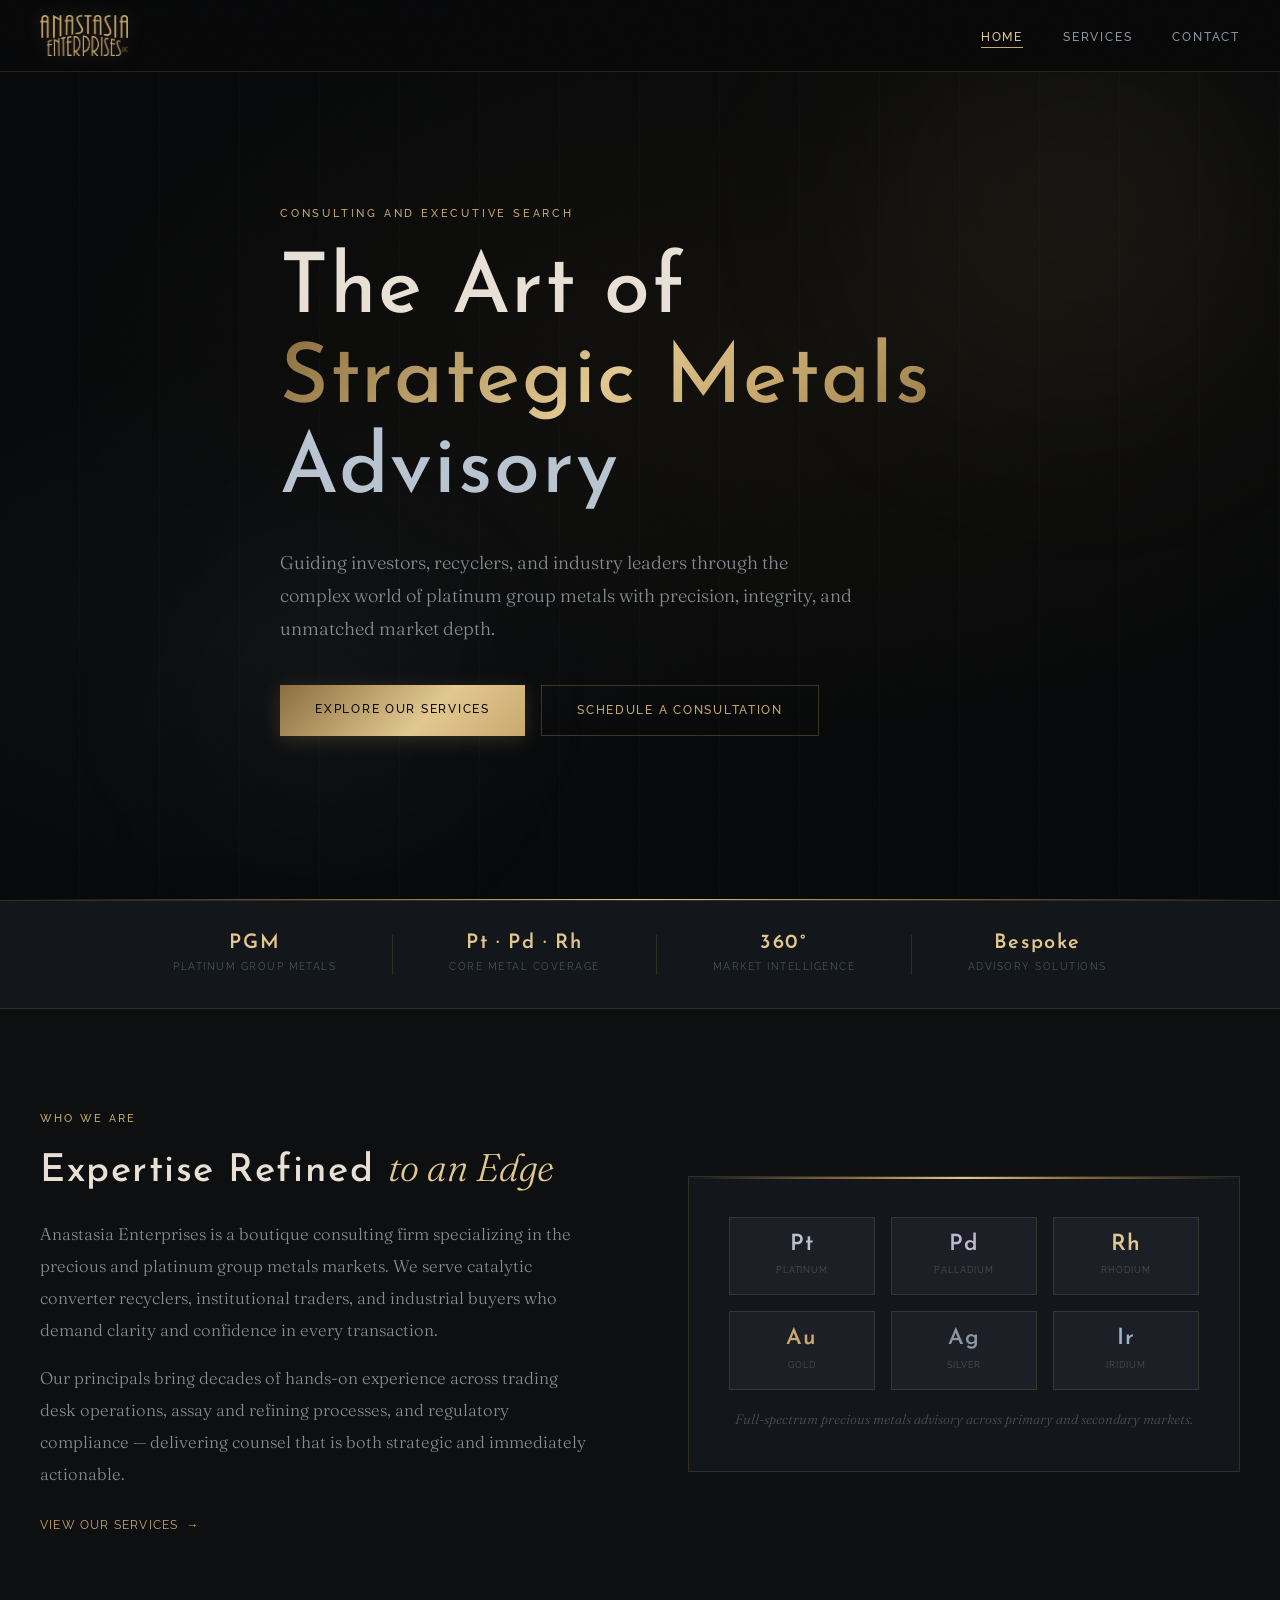
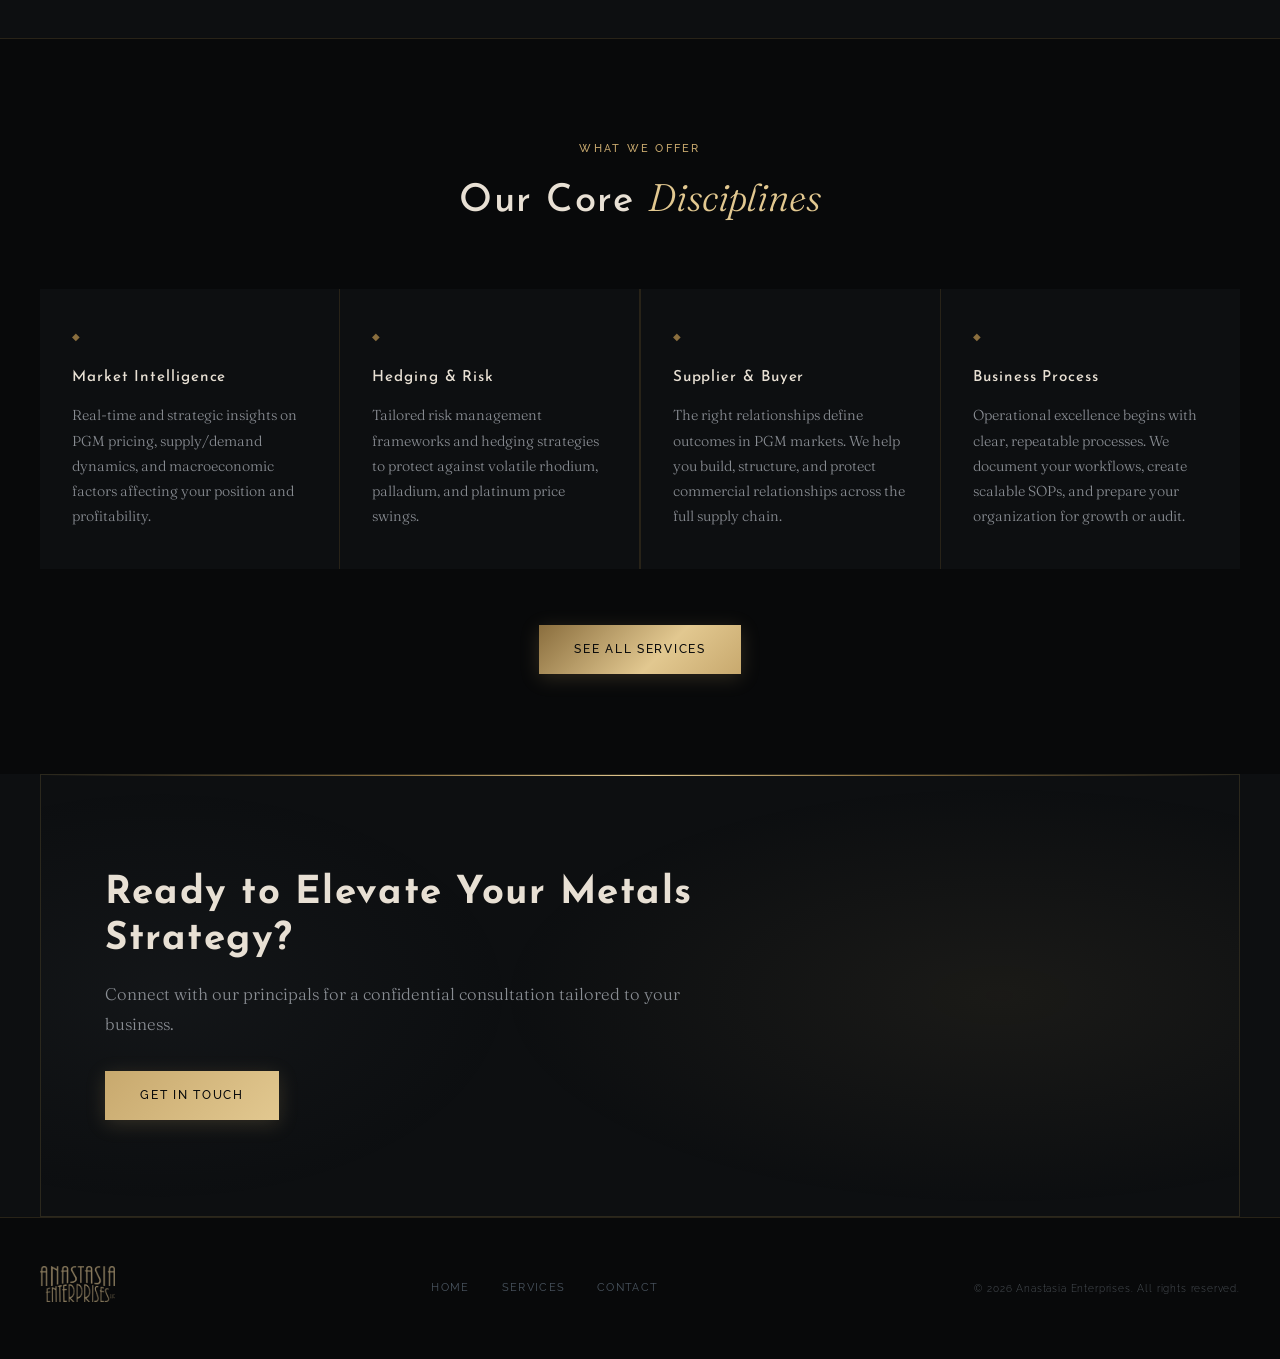
<file: index.html>
<!DOCTYPE html>
<html lang="en">
<head>
  <meta charset="UTF-8" />
  <meta name="viewport" content="width=device-width, initial-scale=1.0" />
  <title>Anastasia Enterprises | Consulting and Executive Search</title>
  <link rel="icon" href="/favicon.ico" type="image/x-icon">
  <link rel="icon" type="image/png" sizes="32x32" href="/favicon-32x32.png">
  <link rel="icon" type="image/png" sizes="16x16" href="/favicon-16x16.png">
  <link rel="apple-touch-icon" sizes="180x180" href="/apple-touch-icon.png">
  <link rel="icon" type="image/png" sizes="192x192" href="/android-chrome-192x192.png">
  <link rel="manifest" href="/site.webmanifest">
  <link rel="stylesheet" href="styles.css" />
  <link rel="preconnect" href="https://fonts.googleapis.com">
  <link rel="preconnect" href="https://fonts.gstatic.com" crossorigin>
  <link href="https://fonts.googleapis.com/css2?family=Fraunces:ital,opsz,wght@0,9..144,300;0,9..144,400;0,9..144,500;1,9..144,300;1,9..144,400&family=Josefin+Sans:wght@700&family=Raleway:wght@300;400;500&display=swap" rel="stylesheet">
</head>
<body class="page-home">

  <!-- Grain overlay -->
  <div class="grain"></div>

  <!-- Navigation -->
  <nav class="nav">
    <div class="nav-inner">
      <a href="index.html" class="nav-logo">
        <img src="logo.png" alt="Anastasia Enterprises" />
      </a>
      <ul class="nav-links">
        <li><a href="index.html" class="active">Home</a></li>
        <li><a href="services.html">Services</a></li>
        <li><a href="contact.html">Contact</a></li>
      </ul>
    </div>
  </nav>

  <!-- Hero -->
  <section class="hero">
    <div class="hero-bg">
      <div class="hero-orb hero-orb-1"></div>
      <div class="hero-orb hero-orb-2"></div>
      <div class="hero-lines"></div>
    </div>
    <div class="hero-content">
      <span class="hero-eyebrow">Consulting and Executive Search</span>
      <h1 class="hero-title">
        <span class="line-1">The Art of</span>
        <span class="line-2 gold-text">Strategic Metals</span>
        <span class="line-3">Advisory</span>
      </h1>
      <p class="hero-sub">Guiding investors, recyclers, and industry leaders through the complex world of platinum group metals with precision, integrity, and unmatched market depth.</p>
      <div class="hero-actions">
        <a href="services.html" class="btn-primary">Explore Our Services</a>
        <a href="contact.html" class="btn-ghost">Schedule a Consultation</a>
      </div>
    </div>
    <div class="hero-metal-bar"></div>
  </section>

  <!-- Stats Bar -->
  <section class="stats-bar">
    <div class="stats-inner">
      <div class="stat">
        <span class="stat-num">PGM</span>
        <span class="stat-label">Platinum Group Metals</span>
      </div>
      <div class="stat-divider"></div>
      <div class="stat">
        <span class="stat-num">Pt · Pd · Rh</span>
        <span class="stat-label">Core Metal Coverage</span>
      </div>
      <div class="stat-divider"></div>
      <div class="stat">
        <span class="stat-num">360°</span>
        <span class="stat-label">Market Intelligence</span>
      </div>
      <div class="stat-divider"></div>
      <div class="stat">
        <span class="stat-num">Bespoke</span>
        <span class="stat-label">Advisory Solutions</span>
      </div>
    </div>
  </section>

  <!-- About Strip -->
  <section class="about-strip">
    <div class="about-inner">
      <div class="about-text">
        <span class="section-label">Who We Are</span>
        <h2 class="section-title">Expertise Refined <em>to an Edge</em></h2>
        <p>Anastasia Enterprises is a boutique consulting firm specializing in the precious and platinum group metals markets. We serve catalytic converter recyclers, institutional traders, and industrial buyers who demand clarity and confidence in every transaction.</p>
        <p>Our principals bring decades of hands-on experience across trading desk operations, assay and refining processes, and regulatory compliance — delivering counsel that is both strategic and immediately actionable.</p>
        <a href="services.html" class="text-link">View our services <span>&#8594;</span></a>
      </div>
      <div class="about-visual">
        <div class="about-card">
          <div class="about-card-accent"></div>
          <div class="about-card-inner">
            <div class="metal-row">
              <div class="metal-chip pt">
                <span class="metal-symbol">Pt</span>
                <span class="metal-name">Platinum</span>
              </div>
              <div class="metal-chip pd">
                <span class="metal-symbol">Pd</span>
                <span class="metal-name">Palladium</span>
              </div>
              <div class="metal-chip rh">
                <span class="metal-symbol">Rh</span>
                <span class="metal-name">Rhodium</span>
              </div>
            </div>
            <div class="metal-row">
              <div class="metal-chip au">
                <span class="metal-symbol">Au</span>
                <span class="metal-name">Gold</span>
              </div>
              <div class="metal-chip ag">
                <span class="metal-symbol">Ag</span>
                <span class="metal-name">Silver</span>
              </div>
              <div class="metal-chip ir">
                <span class="metal-symbol">Ir</span>
                <span class="metal-name">Iridium</span>
              </div>
            </div>
            <p class="card-caption">Full-spectrum precious metals advisory across primary and secondary markets.</p>
          </div>
        </div>
      </div>
    </div>
  </section>

  <!-- Services Preview -->
  <section class="services-preview">
    <div class="services-preview-inner">
      <div class="section-header-centered">
        <span class="section-label">What We Offer</span>
        <h2 class="section-title">Our Core <em>Disciplines</em></h2>
      </div>
      <div class="preview-grid">
        <div class="preview-card" style="--delay:0s">
          <div class="preview-icon">&#9670;</div>
          <h3>Market Intelligence</h3>
          <p>Real-time and strategic insights on PGM pricing, supply/demand dynamics, and macroeconomic factors affecting your position and profitability.</p>
        </div>
        <div class="preview-card" style="--delay:.1s">
          <div class="preview-icon">&#9670;</div>
          <h3>Hedging &amp; Risk</h3>
          <p>Tailored risk management frameworks and hedging strategies to protect against volatile rhodium, palladium, and platinum price swings.</p>
        </div>
        <div class="preview-card" style="--delay:.2s">
          <div class="preview-icon">&#9670;</div>
          <h3>Supplier &amp; Buyer</h3>
          <p>The right relationships define outcomes in PGM markets. We help you build, structure, and protect commercial relationships across the full supply chain.</p>
        </div>
        <div class="preview-card" style="--delay:.3s">
          <div class="preview-icon">&#9670;</div>
          <h3>Business Process</h3>
          <p>Operational excellence begins with clear, repeatable processes. We document your workflows, create scalable SOPs, and prepare your organization for growth or audit.</p>
        </div>
      </div>
      <div class="services-cta">
        <a href="services.html" class="btn-primary">See All Services</a>
      </div>
    </div>
  </section>

  <!-- CTA Banner -->
  <section class="cta-banner">
    <div class="cta-banner-inner">
      <div class="cta-banner-bg"></div>
      <div class="cta-content">
        <h2>Ready to Elevate Your Metals Strategy?</h2>
        <p>Connect with our principals for a confidential consultation tailored to your business.</p>
        <a href="contact.html" class="btn-primary btn-light">Get In Touch</a>
      </div>
    </div>
  </section>

  <!-- Footer -->
  <footer class="footer">
    <div class="footer-inner">
      <div class="footer-logo">
        <img src="logo.png" alt="Anastasia Enterprises" />
      </div>
      <div class="footer-links">
        <a href="index.html">Home</a>
        <a href="services.html">Services</a>
        <a href="contact.html">Contact</a>
      </div>
      <p class="footer-copy">&copy; 2026 Anastasia Enterprises. All rights reserved.</p>
    </div>
  </footer>

  <script src="main.js"></script>
</body>
</html>
</file>
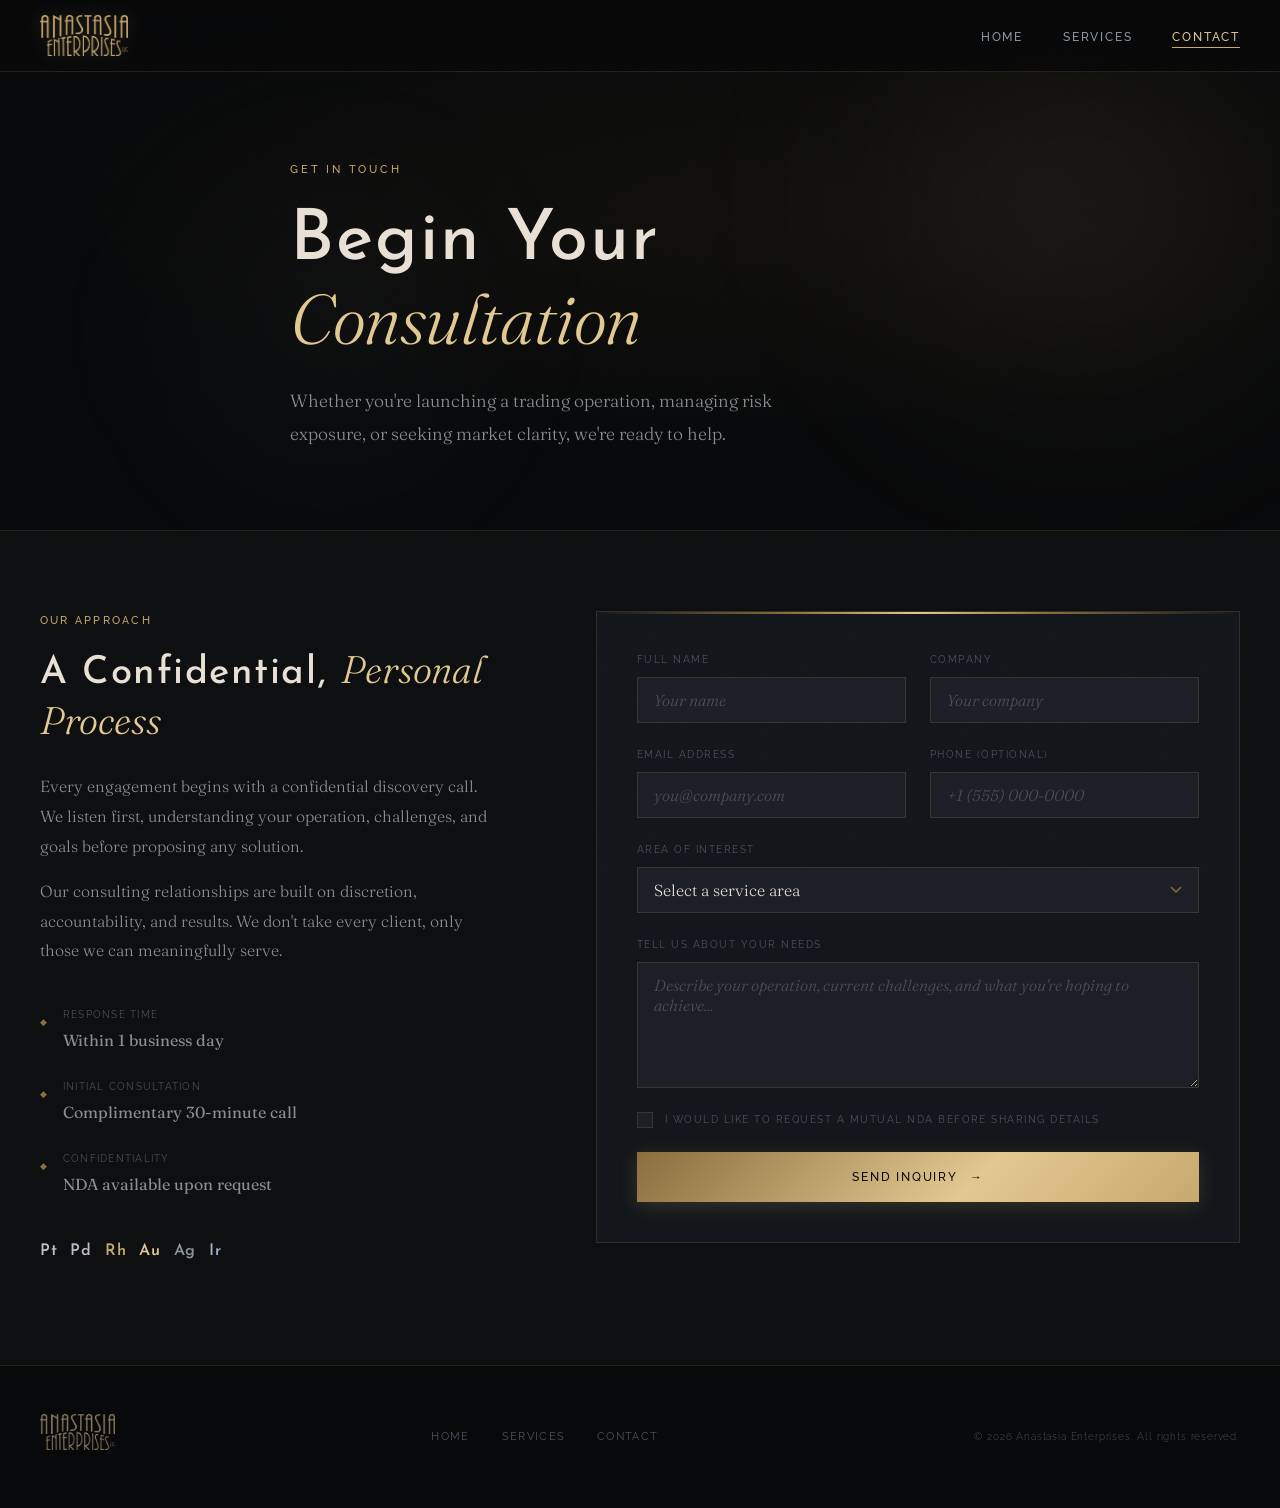
<file: contact.html>
<!DOCTYPE html>
<html lang="en">
<head>
  <meta charset="UTF-8" />
  <meta name="viewport" content="width=device-width, initial-scale=1.0" />
  <title>Contact | Anastasia Enterprises</title>
  <link rel="icon" href="/favicon.ico" type="image/x-icon">
  <link rel="icon" type="image/png" sizes="32x32" href="/favicon-32x32.png">
  <link rel="icon" type="image/png" sizes="16x16" href="/favicon-16x16.png">
  <link rel="apple-touch-icon" sizes="180x180" href="/apple-touch-icon.png">
  <link rel="icon" type="image/png" sizes="192x192" href="/android-chrome-192x192.png">
  <link rel="stylesheet" href="styles.css" />
  <link rel="preconnect" href="https://fonts.googleapis.com">
  <link rel="preconnect" href="https://fonts.gstatic.com" crossorigin>
  <link href="https://fonts.googleapis.com/css2?family=Fraunces:ital,opsz,wght@0,9..144,300;0,9..144,400;0,9..144,500;1,9..144,300;1,9..144,400&family=Josefin+Sans:wght@700&family=Raleway:wght@300;400;500&display=swap" rel="stylesheet">
</head>
<body class="page-contact">

  <div class="grain"></div>

  <!-- Navigation -->
  <nav class="nav">
    <div class="nav-inner">
      <a href="index.html" class="nav-logo">
        <img src="logo.png" alt="Anastasia Enterprises" />
      </a>
      <ul class="nav-links">
        <li><a href="index.html">Home</a></li>
        <li><a href="services.html">Services</a></li>
        <li><a href="contact.html" class="active">Contact</a></li>
      </ul>
    </div>
  </nav>

  <!-- Page Header -->
  <section class="page-header">
    <div class="page-header-bg">
      <div class="hero-orb hero-orb-1"></div>
      <div class="hero-orb hero-orb-2"></div>
    </div>
    <div class="page-header-content">
      <span class="hero-eyebrow">Get In Touch</span>
      <h1 class="page-title">Begin Your <em>Consultation</em></h1>
      <p class="page-subtitle">Whether you're launching a trading operation, managing risk exposure, or seeking market clarity, we're ready to help.</p>
    </div>
  </section>

  <!-- Contact Section -->
  <section class="contact-section">
    <div class="contact-inner">

      <div class="contact-info">
        <span class="section-label">Our Approach</span>
        <h2 class="section-title">A Confidential, <em>Personal Process</em></h2>
        <p>Every engagement begins with a confidential discovery call. We listen first, understanding your operation, challenges, and goals before proposing any solution.</p>
        <p>Our consulting relationships are built on discretion, accountability, and results. We don't take every client, only those we can meaningfully serve.</p>

        <div class="contact-details">
          <div class="contact-detail-item">
            <span class="contact-detail-icon">&#9670;</span>
            <div>
              <span class="contact-detail-label">Response Time</span>
              <span class="contact-detail-value">Within 1 business day</span>
            </div>
          </div>
          <div class="contact-detail-item">
            <span class="contact-detail-icon">&#9670;</span>
            <div>
              <span class="contact-detail-label">Initial Consultation</span>
              <span class="contact-detail-value">Complimentary 30-minute call</span>
            </div>
          </div>
          <div class="contact-detail-item">
            <span class="contact-detail-icon">&#9670;</span>
            <div>
              <span class="contact-detail-label">Confidentiality</span>
              <span class="contact-detail-value">NDA available upon request</span>
            </div>
          </div>
        </div>

        <div class="contact-metals-strip">
          <span class="metal-label">Pt</span>
          <span class="metal-label">Pd</span>
          <span class="metal-label">Rh</span>
          <span class="metal-label">Au</span>
          <span class="metal-label">Ag</span>
          <span class="metal-label">Ir</span>
        </div>
      </div>

      <div class="contact-form-wrap">
        <form
          id="contact-form"
          action="https://formspree.io/f/xbdzaedp"
          method="POST"
          class="contact-form"
        >
          <div class="form-row">
            <div class="form-group">
              <label for="name">Full Name</label>
              <input type="text" id="name" name="name" placeholder="Your name" required />
            </div>
            <div class="form-group">
              <label for="company">Company</label>
              <input type="text" id="company" name="company" placeholder="Your company" />
            </div>
          </div>

          <div class="form-row">
            <div class="form-group">
              <label for="email">Email Address</label>
              <input type="email" id="email" name="email" placeholder="you@company.com" required />
            </div>
            <div class="form-group">
              <label for="phone">Phone (Optional)</label>
              <input type="tel" id="phone" name="phone" placeholder="+1 (555) 000-0000" />
            </div>
          </div>

          <div class="form-group">
            <label for="service">Area of Interest</label>
            <select id="service" name="service">
              <option value="" disabled selected>Select a service area</option>
              <option value="market-intelligence">Market Intelligence &amp; Price Analysis</option>
              <option value="hedging">Hedging &amp; Risk Management</option>
              <option value="supplier-relations">Supplier &amp; Buyer Relationship Management</option>
              <option value="business-process">Business Process Documentation</option>
              <option value="general">General Inquiry</option>
            </select>
          </div>

          <div class="form-group">
            <label for="message">Tell Us About Your Needs</label>
            <textarea id="message" name="message" rows="5" placeholder="Describe your operation, current challenges, and what you're hoping to achieve..." required></textarea>
          </div>

          <div class="form-group form-check">
            <input type="checkbox" id="nda" name="nda_requested" value="yes" />
            <label for="nda" class="check-label">I would like to request a mutual NDA before sharing details</label>
          </div>

          <!-- Honeypot for spam -->
          <input type="text" name="_gotcha" style="display:none" />
          <input type="hidden" name="_subject" value="New Inquiry from Anastasia Enterprises Website" />

          <button type="submit" class="btn-primary btn-submit">
            <span class="btn-text">Send Inquiry</span>
            <span class="btn-arrow">&#8594;</span>
          </button>

          <div id="form-success" class="form-success" style="display:none">
            <span class="success-icon">&#10003;</span>
            <p>Thank you. Your inquiry has been received. We will be in touch within one business day.</p>
          </div>
          <div id="form-error" class="form-error" style="display:none">
            <p>Something went wrong. Please try again or reach out directly.</p>
          </div>
        </form>
      </div>

    </div>
  </section>

  <!-- Footer -->
  <footer class="footer">
    <div class="footer-inner">
      <div class="footer-logo">
        <img src="logo.png" alt="Anastasia Enterprises" />
      </div>
      <div class="footer-links">
        <a href="index.html">Home</a>
        <a href="services.html">Services</a>
        <a href="contact.html">Contact</a>
      </div>
      <p class="footer-copy">&copy; 2026 Anastasia Enterprises. All rights reserved.</p>
    </div>
  </footer>

  <script src="main.js"></script>
</body>
</html>
</file>
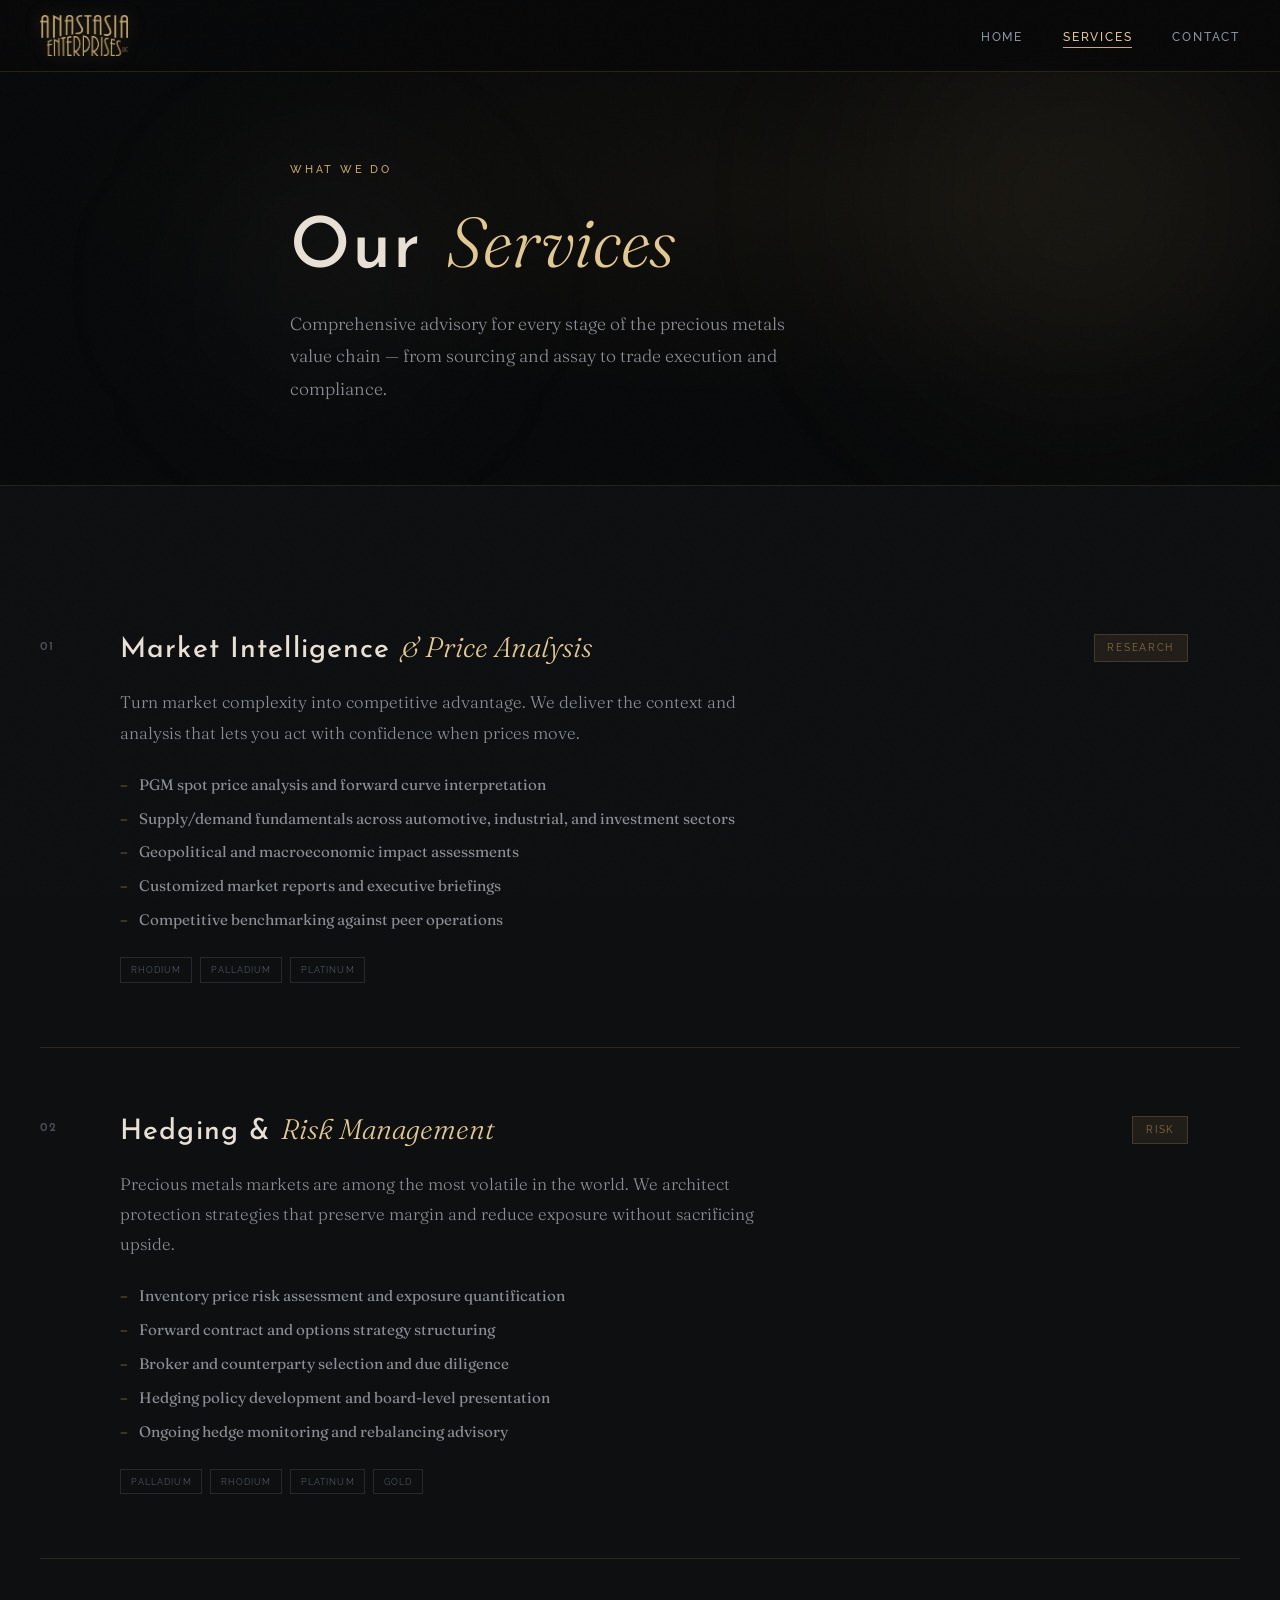
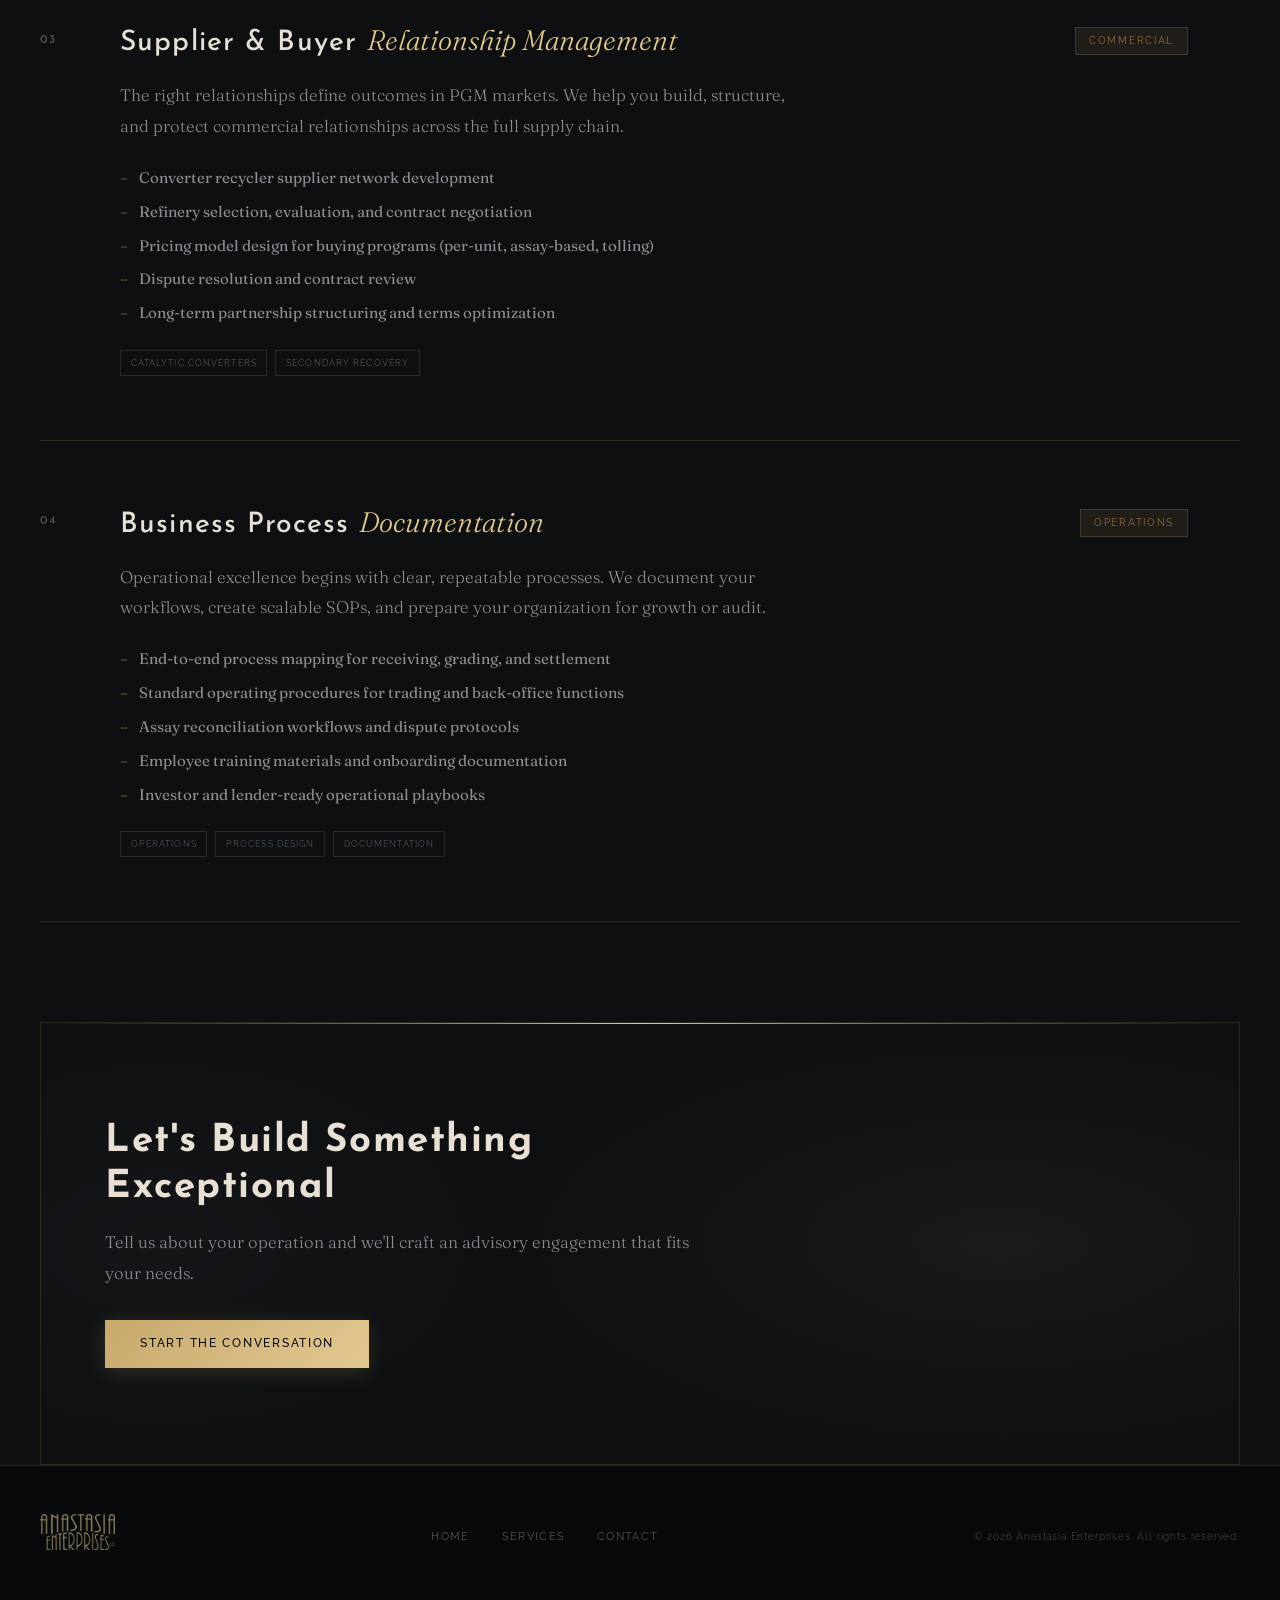
<file: services.html>
<!DOCTYPE html>
<html lang="en">
<head>
  <meta charset="UTF-8" />
  <meta name="viewport" content="width=device-width, initial-scale=1.0" />
  <title>Services | Anastasia Enterprises</title>
  <link rel="icon" href="/favicon.ico" type="image/x-icon">
  <link rel="icon" type="image/png" sizes="32x32" href="/favicon-32x32.png">
  <link rel="icon" type="image/png" sizes="16x16" href="/favicon-16x16.png">
  <link rel="apple-touch-icon" sizes="180x180" href="/apple-touch-icon.png">
  <link rel="icon" type="image/png" sizes="192x192" href="/android-chrome-192x192.png">
  <link rel="stylesheet" href="styles.css" />
  <link rel="preconnect" href="https://fonts.googleapis.com">
  <link rel="preconnect" href="https://fonts.gstatic.com" crossorigin>
  <link href="https://fonts.googleapis.com/css2?family=Fraunces:ital,opsz,wght@0,9..144,300;0,9..144,400;0,9..144,500;1,9..144,300;1,9..144,400&family=Josefin+Sans:wght@700&family=Raleway:wght@300;400;500&display=swap" rel="stylesheet">
</head>
<body class="page-services">

  <div class="grain"></div>

  <!-- Navigation -->
  <nav class="nav">
    <div class="nav-inner">
      <a href="index.html" class="nav-logo">
        <img src="logo.png" alt="Anastasia Enterprises" />
      </a>
      <ul class="nav-links">
        <li><a href="index.html">Home</a></li>
        <li><a href="services.html" class="active">Services</a></li>
        <li><a href="contact.html">Contact</a></li>
      </ul>
    </div>
  </nav>

  <!-- Page Header -->
  <section class="page-header">
    <div class="page-header-bg">
      <div class="hero-orb hero-orb-1"></div>
      <div class="hero-orb hero-orb-2"></div>
    </div>
    <div class="page-header-content">
      <span class="hero-eyebrow">What We Do</span>
      <h1 class="page-title">Our <em>Services</em></h1>
      <p class="page-subtitle">Comprehensive advisory for every stage of the precious metals value chain — from sourcing and assay to trade execution and compliance.</p>
    </div>
  </section>

  <!-- Services List -->
  <section class="services-full">
    <div class="services-full-inner">

      <div class="service-block" id="market-intelligence">
        <div class="service-number">01</div>
        <div class="service-content">
          <div class="service-header">
            <h2 class="service-title">Market Intelligence <em>&amp; Price Analysis</em></h2>
            <span class="service-tag">Research</span>
          </div>
          <p class="service-lead">Turn market complexity into competitive advantage. We deliver the context and analysis that lets you act with confidence when prices move.</p>
          <div class="service-details">
            <ul class="service-list">
              <li>PGM spot price analysis and forward curve interpretation</li>
              <li>Supply/demand fundamentals across automotive, industrial, and investment sectors</li>
              <li>Geopolitical and macroeconomic impact assessments</li>
              <li>Customized market reports and executive briefings</li>
              <li>Competitive benchmarking against peer operations</li>
            </ul>
          </div>
          <div class="service-metals">
            <span class="tag">Rhodium</span>
            <span class="tag">Palladium</span>
            <span class="tag">Platinum</span>
          </div>
        </div>
        <div class="service-accent-bar"></div>
      </div>

      <div class="service-block" id="hedging">
        <div class="service-number">02</div>
        <div class="service-content">
          <div class="service-header">
            <h2 class="service-title">Hedging &amp; <em>Risk Management</em></h2>
            <span class="service-tag">Risk</span>
          </div>
          <p class="service-lead">Precious metals markets are among the most volatile in the world. We architect protection strategies that preserve margin and reduce exposure without sacrificing upside.</p>
          <div class="service-details">
            <ul class="service-list">
              <li>Inventory price risk assessment and exposure quantification</li>
              <li>Forward contract and options strategy structuring</li>
              <li>Broker and counterparty selection and due diligence</li>
              <li>Hedging policy development and board-level presentation</li>
              <li>Ongoing hedge monitoring and rebalancing advisory</li>
            </ul>
          </div>
          <div class="service-metals">
            <span class="tag">Palladium</span>
            <span class="tag">Rhodium</span>
            <span class="tag">Platinum</span>
            <span class="tag">Gold</span>
          </div>
        </div>
        <div class="service-accent-bar"></div>
      </div>

      <div class="service-block" id="supplier-relations">
        <div class="service-number">03</div>
        <div class="service-content">
          <div class="service-header">
            <h2 class="service-title">Supplier &amp; Buyer <em>Relationship Management</em></h2>
            <span class="service-tag">Commercial</span>
          </div>
          <p class="service-lead">The right relationships define outcomes in PGM markets. We help you build, structure, and protect commercial relationships across the full supply chain.</p>
          <div class="service-details">
            <ul class="service-list">
              <li>Converter recycler supplier network development</li>
              <li>Refinery selection, evaluation, and contract negotiation</li>
              <li>Pricing model design for buying programs (per-unit, assay-based, tolling)</li>
              <li>Dispute resolution and contract review</li>
              <li>Long-term partnership structuring and terms optimization</li>
            </ul>
          </div>
          <div class="service-metals">
            <span class="tag">Catalytic Converters</span>
            <span class="tag">Secondary Recovery</span>
          </div>
        </div>
        <div class="service-accent-bar"></div>
      </div>

      <div class="service-block" id="business-process">
        <div class="service-number">04</div>
        <div class="service-content">
          <div class="service-header">
            <h2 class="service-title">Business Process <em>Documentation</em></h2>
            <span class="service-tag">Operations</span>
          </div>
          <p class="service-lead">Operational excellence begins with clear, repeatable processes. We document your workflows, create scalable SOPs, and prepare your organization for growth or audit.</p>
          <div class="service-details">
            <ul class="service-list">
              <li>End-to-end process mapping for receiving, grading, and settlement</li>
              <li>Standard operating procedures for trading and back-office functions</li>
              <li>Assay reconciliation workflows and dispute protocols</li>
              <li>Employee training materials and onboarding documentation</li>
              <li>Investor and lender-ready operational playbooks</li>
            </ul>
          </div>
          <div class="service-metals">
            <span class="tag">Operations</span>
            <span class="tag">Process Design</span>
            <span class="tag">Documentation</span>
          </div>
        </div>
        <div class="service-accent-bar"></div>
      </div>

    </div>
  </section>

  <!-- CTA Banner -->
  <section class="cta-banner">
    <div class="cta-banner-inner">
      <div class="cta-banner-bg"></div>
      <div class="cta-content">
        <h2>Let's Build Something Exceptional</h2>
        <p>Tell us about your operation and we'll craft an advisory engagement that fits your needs.</p>
        <a href="contact.html" class="btn-primary btn-light">Start the Conversation</a>
      </div>
    </div>
  </section>

  <!-- Footer -->
  <footer class="footer">
    <div class="footer-inner">
      <div class="footer-logo">
        <img src="logo.png" alt="Anastasia Enterprises" />
      </div>
      <div class="footer-links">
        <a href="index.html">Home</a>
        <a href="services.html">Services</a>
        <a href="contact.html">Contact</a>
      </div>
      <p class="footer-copy">&copy; 2026 Anastasia Enterprises. All rights reserved.</p>
    </div>
  </footer>

  <script src="main.js"></script>
</body>
</html>
</file>
<file: styles.css>
/* ============================================================
   ANASTASIA ENTERPRISES — Precious Metals Consulting
   Design: Dark metallic luxury — deep obsidian with gold and
   platinum tones, Cinzel display, Fraunces body.
   ============================================================ */

/* --- Reset & Base ------------------------------------------ */
*, *::before, *::after { box-sizing: border-box; margin: 0; padding: 0; }

:root {
  --black:       #08090a;
  --dark:        #0d0f11;
  --dark-mid:    #13161a;
  --dark-light:  #1c2026;
  --border:      rgba(180, 155, 90, 0.18);
  --border-mid:  rgba(180, 155, 90, 0.3);

  --gold:        #c8a96e;
  --gold-light:  #e2c890;
  --gold-dim:    #8a6e3e;
  --platinum:    #b8c4d0;
  --silver:      #8a96a2;
  --silver-dim:  #4a5560;

  --text-primary:  #e8e0d4;
  --text-secondary: #8a8e94;
  --text-muted:    #4a5056;

  --font-display: 'Josefin Sans', sans-serif;
  --font-body:    'Fraunces', Georgia, serif;
  --font-ui:      'Raleway', sans-serif;
}

html { scroll-behavior: smooth; }

body {
  background: var(--black);
  color: var(--text-primary);
  font-family: var(--font-body);
  font-size: 18px;
  line-height: 1.7;
  -webkit-font-smoothing: antialiased;
  overflow-x: hidden;
}

/* --- Grain Overlay ----------------------------------------- */
.grain {
  position: fixed;
  inset: 0;
  z-index: 9999;
  pointer-events: none;
  background-image: url("data:image/svg+xml,%3Csvg viewBox='0 0 256 256' xmlns='http://www.w3.org/2000/svg'%3E%3Cfilter id='noise'%3E%3CfeTurbulence type='fractalNoise' baseFrequency='0.9' numOctaves='4' stitchTiles='stitch'/%3E%3C/filter%3E%3Crect width='100%25' height='100%25' filter='url(%23noise)' opacity='0.04'/%3E%3C/svg%3E");
  background-repeat: repeat;
  background-size: 200px 200px;
  opacity: 0.45;
  mix-blend-mode: overlay;
}

/* --- Typography -------------------------------------------- */
h1, h2, h3, h4 { font-family: var(--font-display); font-weight: 700; letter-spacing: 0.04em; }
em { font-family: var(--font-body); font-style: italic; font-weight: 300; letter-spacing: 0; }
p { font-family: var(--font-body); font-weight: 300; color: var(--text-secondary); }

.gold-text {
  background: linear-gradient(135deg, var(--gold-dim) 0%, var(--gold-light) 45%, var(--gold) 65%, var(--gold-dim) 100%);
  -webkit-background-clip: text;
  -webkit-text-fill-color: transparent;
  background-clip: text;
}
.section-label {
  font-family: var(--font-ui);
  font-size: 0.7rem;
  font-weight: 500;
  letter-spacing: 0.2em;
  text-transform: uppercase;
  color: var(--gold);
  display: block;
  margin-bottom: 1rem;
}
.section-title {
  font-size: clamp(1.8rem, 3vw, 2.8rem);
  font-weight: 500;
  line-height: 1.2;
  color: var(--text-primary);
  margin-bottom: 1.5rem;
}
.section-title em {
  color: var(--gold-light);
}

/* --- Navigation -------------------------------------------- */
.nav {
  position: fixed;
  top: 0; left: 0; right: 0;
  z-index: 100;
  padding: 0 2rem;
  height: 72px;
  background: rgba(8, 9, 10, 0.88);
  backdrop-filter: blur(20px) saturate(1.5);
  border-bottom: 1px solid var(--border);
  transition: background 0.3s;
}
.nav-inner {
  max-width: 1200px;
  margin: 0 auto;
  height: 100%;
  display: flex;
  align-items: center;
  gap: 2rem;
}
.nav-logo {
  display: flex;
  align-items: center;
  margin-right: auto;
}
.nav-logo img {
  height: 42px;
  width: auto;
  object-fit: contain;
  filter: drop-shadow(0 0 8px rgba(200, 169, 110, 0.25));
}
.nav-links {
  list-style: none;
  display: flex;
  gap: 2.5rem;
}
.nav-links a {
  font-family: var(--font-ui);
  font-size: 0.75rem;
  font-weight: 500;
  letter-spacing: 0.15em;
  text-transform: uppercase;
  color: var(--silver);
  text-decoration: none;
  transition: color 0.2s;
  position: relative;
  padding-bottom: 4px;
}
.nav-links a::after {
  content: '';
  position: absolute;
  bottom: 0; left: 0;
  width: 0; height: 1px;
  background: var(--gold);
  transition: width 0.3s;
}
.nav-links a:hover,
.nav-links a.active {
  color: var(--gold-light);
}
.nav-links a:hover::after,
.nav-links a.active::after { width: 100%; }
.nav-cta {
  font-family: var(--font-ui);
  font-size: 0.7rem;
  font-weight: 500;
  letter-spacing: 0.15em;
  text-transform: uppercase;
  color: var(--black);
  background: linear-gradient(135deg, var(--gold-dim), var(--gold-light));
  text-decoration: none;
  padding: 0.55rem 1.4rem;
  border: none;
  transition: opacity 0.2s, transform 0.2s;
}
.nav-cta:hover { opacity: 0.85; transform: translateY(-1px); }

/* --- Buttons ----------------------------------------------- */
.btn-primary {
  display: inline-block;
  font-family: var(--font-ui);
  font-size: 0.72rem;
  font-weight: 500;
  letter-spacing: 0.15em;
  text-transform: uppercase;
  color: var(--black);
  background: linear-gradient(135deg, var(--gold-dim) 0%, var(--gold-light) 60%, var(--gold) 100%);
  text-decoration: none;
  padding: 0.9rem 2.2rem;
  border: none;
  cursor: pointer;
  transition: opacity 0.2s, transform 0.2s, box-shadow 0.2s;
  box-shadow: 0 4px 20px rgba(200, 169, 110, 0.2);
}
.btn-primary:hover {
  opacity: 0.9;
  transform: translateY(-2px);
  box-shadow: 0 8px 30px rgba(200, 169, 110, 0.35);
}
.btn-primary.btn-light {
  background: linear-gradient(135deg, var(--gold) 0%, var(--gold-light) 100%);
}
.btn-ghost {
  display: inline-block;
  font-family: var(--font-ui);
  font-size: 0.72rem;
  font-weight: 500;
  letter-spacing: 0.15em;
  text-transform: uppercase;
  color: var(--gold);
  text-decoration: none;
  padding: 0.9rem 2.2rem;
  border: 1px solid var(--border-mid);
  transition: border-color 0.2s, color 0.2s, background 0.2s;
}
.btn-ghost:hover {
  border-color: var(--gold);
  background: rgba(200, 169, 110, 0.07);
}
.text-link {
  font-family: var(--font-ui);
  font-size: 0.75rem;
  letter-spacing: 0.1em;
  text-transform: uppercase;
  color: var(--gold);
  text-decoration: none;
  display: inline-flex;
  align-items: center;
  gap: 0.5rem;
  margin-top: 0.5rem;
  transition: gap 0.2s;
}
.text-link:hover { gap: 0.8rem; }

/* --- Hero -------------------------------------------------- */
.hero {
  position: relative;
  min-height: 100vh;
  display: flex;
  align-items: center;
  padding: 120px 2rem 80px;
  overflow: hidden;
}
.hero-bg {
  position: absolute;
  inset: 0;
  background: radial-gradient(ellipse 80% 60% at 60% 40%, rgba(180, 140, 60, 0.06) 0%, transparent 70%),
              radial-gradient(ellipse 60% 50% at 20% 70%, rgba(100, 120, 160, 0.05) 0%, transparent 60%),
              var(--black);
}
.hero-orb {
  position: absolute;
  border-radius: 50%;
  filter: blur(80px);
}
.hero-orb-1 {
  width: 600px; height: 600px;
  top: -100px; right: -100px;
  background: radial-gradient(circle, rgba(200, 169, 110, 0.09) 0%, transparent 70%);
}
.hero-orb-2 {
  width: 400px; height: 400px;
  bottom: 0; left: 10%;
  background: radial-gradient(circle, rgba(184, 196, 208, 0.05) 0%, transparent 70%);
}
.hero-lines {
  position: absolute;
  inset: 0;
  background-image:
    repeating-linear-gradient(
      90deg,
      transparent,
      transparent 79px,
      rgba(180, 155, 90, 0.04) 80px
    );
}
.hero-content {
  position: relative;
  z-index: 2;
  max-width: 1200px;
  margin: 0 auto;
  width: 100%;
  max-width: 720px;
}
.hero-eyebrow {
  font-family: var(--font-ui);
  font-size: 0.7rem;
  font-weight: 500;
  letter-spacing: 0.25em;
  text-transform: uppercase;
  color: var(--gold);
  display: block;
  margin-bottom: 1.5rem;
  animation: fadeUp 0.8s ease both;
}
.hero-title {
  font-size: clamp(3rem, 6.5vw, 6rem);
  font-weight: 500;
  line-height: 1.08;
  letter-spacing: 0.02em;
  margin-bottom: 1.8rem;
  display: flex;
  flex-direction: column;
}
.hero-title .line-1 {
  color: var(--text-primary);
  animation: fadeUp 0.8s ease 0.1s both;
}
.hero-title .line-2 {
  animation: fadeUp 0.8s ease 0.2s both;
}
.hero-title .line-3 {
  color: var(--platinum);
  animation: fadeUp 0.8s ease 0.3s both;
}
.hero-sub {
  font-size: 1.15rem;
  color: var(--text-secondary);
  max-width: 580px;
  margin-bottom: 2.5rem;
  animation: fadeUp 0.8s ease 0.4s both;
  line-height: 1.8;
}
.hero-actions {
  display: flex;
  gap: 1rem;
  flex-wrap: wrap;
  animation: fadeUp 0.8s ease 0.5s both;
}
.hero-metal-bar {
  position: absolute;
  bottom: 0; left: 0; right: 0;
  height: 1px;
  background: linear-gradient(90deg, transparent, var(--gold-dim) 30%, var(--gold-light) 50%, var(--gold-dim) 70%, transparent);
}

/* --- Stats Bar --------------------------------------------- */
.stats-bar {
  background: var(--dark-mid);
  border-top: 1px solid var(--border);
  border-bottom: 1px solid var(--border);
  padding: 2rem;
}
.stats-inner {
  max-width: 1200px;
  margin: 0 auto;
  display: flex;
  align-items: center;
  justify-content: center;
  gap: 0;
}
.stat {
  display: flex;
  flex-direction: column;
  align-items: center;
  padding: 0 3.5rem;
}
.stat-num {
  font-family: var(--font-display);
  font-size: 1.25rem;
  font-weight: 600;
  letter-spacing: 0.08em;
  color: var(--gold-light);
  line-height: 1;
  margin-bottom: 0.4rem;
}
.stat-label {
  font-family: var(--font-ui);
  font-size: 0.62rem;
  font-weight: 400;
  letter-spacing: 0.15em;
  text-transform: uppercase;
  color: var(--silver-dim);
}
.stat-divider {
  width: 1px;
  height: 40px;
  background: var(--border);
  flex-shrink: 0;
}

/* --- About Strip ------------------------------------------- */
.about-strip {
  padding: 100px 2rem;
  background: var(--dark);
}
.about-inner {
  max-width: 1200px;
  margin: 0 auto;
  display: grid;
  grid-template-columns: 1fr 1fr;
  gap: 6rem;
  align-items: center;
}
.about-text p {
  margin-bottom: 1rem;
  font-size: 1.05rem;
  line-height: 1.9;
}
.about-visual {}
.about-card {
  position: relative;
  background: var(--dark-mid);
  border: 1px solid var(--border);
  padding: 2.5rem;
  overflow: hidden;
}
.about-card-accent {
  position: absolute;
  top: 0; left: 0; right: 0;
  height: 2px;
  background: linear-gradient(90deg, transparent, var(--gold-dim) 30%, var(--gold-light) 50%, var(--gold-dim) 70%, transparent);
}
.about-card-inner {}
.metal-row {
  display: flex;
  gap: 1rem;
  margin-bottom: 1rem;
}
.metal-chip {
  flex: 1;
  display: flex;
  flex-direction: column;
  align-items: center;
  padding: 1rem 0.5rem;
  border: 1px solid var(--border);
  background: var(--dark-light);
  transition: border-color 0.2s, background 0.2s;
  cursor: default;
}
.metal-chip:hover {
  border-color: var(--border-mid);
  background: rgba(180, 155, 90, 0.05);
}
.metal-symbol {
  font-family: var(--font-display);
  font-size: 1.4rem;
  font-weight: 600;
  letter-spacing: 0.05em;
  line-height: 1;
  margin-bottom: 0.4rem;
}
.metal-chip.pt .metal-symbol { color: var(--platinum); }
.metal-chip.pd .metal-symbol { color: #c0b8d0; }
.metal-chip.rh .metal-symbol { color: var(--gold-light); }
.metal-chip.au .metal-symbol { color: var(--gold); }
.metal-chip.ag .metal-symbol { color: var(--silver); }
.metal-chip.ir .metal-symbol { color: #9ab4d0; }
.metal-name {
  font-family: var(--font-ui);
  font-size: 0.58rem;
  letter-spacing: 0.1em;
  text-transform: uppercase;
  color: var(--text-muted);
}
.card-caption {
  font-size: 0.85rem;
  color: var(--text-muted);
  text-align: center;
  margin-top: 1.2rem;
  font-style: italic;
  line-height: 1.6;
}

/* --- Services Preview -------------------------------------- */
.services-preview {
  padding: 100px 2rem;
  background: var(--black);
  border-top: 1px solid var(--border);
}
.services-preview-inner {
  max-width: 1200px;
  margin: 0 auto;
}
.section-header-centered {
  text-align: center;
  margin-bottom: 4rem;
}
.preview-grid {
  display: grid;
  grid-template-columns: repeat(4, 1fr);
  gap: 1.5px;
  background: var(--border);
}
.preview-card {
  background: var(--dark);
  padding: 2.5rem 2rem;
  position: relative;
  overflow: hidden;
  transition: background 0.3s;
  animation: fadeUp 0.6s ease var(--delay) both;
}
.preview-card::before {
  content: '';
  position: absolute;
  top: 0; left: 0; right: 0;
  height: 1px;
  background: transparent;
  transition: background 0.3s;
}
.preview-card:hover {
  background: var(--dark-mid);
}
.preview-card:hover::before {
  background: linear-gradient(90deg, transparent, var(--gold-dim), transparent);
}
.preview-icon {
  font-size: 0.6rem;
  color: var(--gold-dim);
  margin-bottom: 1.2rem;
  display: block;
}
.preview-card h3 {
  font-size: 0.95rem;
  letter-spacing: 0.06em;
  font-weight: 500;
  color: var(--text-primary);
  margin-bottom: 0.8rem;
}
.preview-card p {
  font-size: 0.9rem;
  line-height: 1.75;
}
.services-cta {
  text-align: center;
  margin-top: 3.5rem;
}

/* --- CTA Banner -------------------------------------------- */
.cta-banner {
  padding: 0 2rem;
  background: var(--dark);
}
.cta-banner-inner {
  max-width: 1200px;
  margin: 0 auto;
  position: relative;
  overflow: hidden;
  padding: 6rem 4rem;
  border: 1px solid var(--border);
  border-radius: 0;
}
.cta-banner-bg {
  position: absolute;
  inset: 0;
  background:
    radial-gradient(ellipse 70% 80% at 80% 50%, rgba(200, 169, 110, 0.07) 0%, transparent 60%),
    radial-gradient(ellipse 50% 80% at 10% 50%, rgba(184, 196, 208, 0.04) 0%, transparent 60%);
}
.cta-banner-inner::before {
  content: '';
  position: absolute;
  top: 0; left: 0; right: 0;
  height: 1px;
  background: linear-gradient(90deg, transparent, var(--gold-dim) 30%, var(--gold-light) 50%, var(--gold-dim) 70%, transparent);
}
.cta-content {
  position: relative;
  z-index: 2;
  max-width: 600px;
}
.cta-content h2 {
  font-size: clamp(1.6rem, 3vw, 2.5rem);
  color: var(--text-primary);
  margin-bottom: 1rem;
  line-height: 1.2;
}
.cta-content p {
  font-size: 1.05rem;
  margin-bottom: 2rem;
  line-height: 1.8;
}

/* --- Footer ------------------------------------------------ */
.footer {
  background: var(--black);
  border-top: 1px solid var(--border);
  padding: 3rem 2rem;
}
.footer-inner {
  max-width: 1200px;
  margin: 0 auto;
  display: flex;
  align-items: center;
  gap: 3rem;
}
.footer-logo img {
  height: 36px;
  width: auto;
  opacity: 0.7;
  filter: grayscale(0.3);
}
.footer-links {
  display: flex;
  gap: 2rem;
  margin-left: auto;
  margin-right: auto;
}
.footer-links a {
  font-family: var(--font-ui);
  font-size: 0.68rem;
  letter-spacing: 0.12em;
  text-transform: uppercase;
  color: var(--silver-dim);
  text-decoration: none;
  transition: color 0.2s;
}
.footer-links a:hover { color: var(--gold); }
.footer-copy {
  font-family: var(--font-ui);
  font-size: 0.65rem;
  letter-spacing: 0.08em;
  color: var(--text-muted);
}

/* --- Page Header (Services & Contact pages) ---------------- */
.page-header {
  position: relative;
  padding: 160px 2rem 80px;
  overflow: hidden;
  border-bottom: 1px solid var(--border);
}
.page-header-bg {
  position: absolute;
  inset: 0;
  background: radial-gradient(ellipse 80% 60% at 60% 40%, rgba(180, 140, 60, 0.05) 0%, transparent 70%), var(--black);
}
.page-header-content {
  position: relative;
  z-index: 2;
  max-width: 1200px;
  margin: 0 auto;
  max-width: 700px;
}
.page-title {
  font-size: clamp(2.8rem, 5.5vw, 5rem);
  font-weight: 500;
  line-height: 1.1;
  letter-spacing: 0.03em;
  color: var(--text-primary);
  margin-bottom: 1.2rem;
  animation: fadeUp 0.8s ease 0.1s both;
}
.page-title em { color: var(--gold-light); }
.page-subtitle {
  font-size: 1.1rem;
  max-width: 540px;
  line-height: 1.85;
  animation: fadeUp 0.8s ease 0.2s both;
}

/* --- Services Full (Services Page) ------------------------- */
.services-full {
  padding: 80px 2rem 100px;
  background: var(--dark);
}
.services-full-inner {
  max-width: 1200px;
  margin: 0 auto;
  display: flex;
  flex-direction: column;
  gap: 0;
}
.service-block {
  display: grid;
  grid-template-columns: 80px 1fr 4px;
  gap: 0;
  padding: 4rem 0;
  border-bottom: 1px solid var(--border);
  position: relative;
  transition: background 0.3s;
}
.service-block:hover {
  background: rgba(200, 169, 110, 0.02);
}
.service-number {
  font-family: var(--font-display);
  font-size: 0.75rem;
  font-weight: 600;
  letter-spacing: 0.1em;
  color: var(--text-muted);
  padding-top: 0.4rem;
  flex-shrink: 0;
}
.service-content {
  padding: 0 3rem 0 0;
}
.service-header {
  display: flex;
  align-items: flex-start;
  gap: 1.5rem;
  margin-bottom: 1.2rem;
  flex-wrap: wrap;
}
.service-title {
  font-size: clamp(1.3rem, 2.2vw, 1.8rem);
  font-weight: 500;
  color: var(--text-primary);
  line-height: 1.2;
  flex: 1;
}
.service-title em { color: var(--gold-light); }
.service-tag {
  font-family: var(--font-ui);
  font-size: 0.6rem;
  letter-spacing: 0.18em;
  text-transform: uppercase;
  color: var(--gold-dim);
  background: rgba(200, 169, 110, 0.1);
  border: 1px solid rgba(200, 169, 110, 0.2);
  padding: 0.3rem 0.8rem;
  align-self: flex-start;
  margin-top: 0.25rem;
  white-space: nowrap;
}
.service-lead {
  font-size: 1.05rem;
  color: var(--text-secondary);
  margin-bottom: 1.5rem;
  line-height: 1.8;
  font-weight: 300;
  max-width: 680px;
}
.service-list {
  list-style: none;
  display: flex;
  flex-direction: column;
  gap: 0.5rem;
  margin-bottom: 1.5rem;
}
.service-list li {
  font-family: var(--font-body);
  font-size: 0.95rem;
  color: var(--text-secondary);
  padding-left: 1.2rem;
  position: relative;
  line-height: 1.7;
}
.service-list li::before {
  content: '–';
  position: absolute;
  left: 0;
  color: var(--gold-dim);
}
.service-metals {
  display: flex;
  flex-wrap: wrap;
  gap: 0.5rem;
}
.tag {
  font-family: var(--font-ui);
  font-size: 0.58rem;
  letter-spacing: 0.12em;
  text-transform: uppercase;
  color: var(--silver-dim);
  border: 1px solid rgba(138, 150, 162, 0.2);
  padding: 0.25rem 0.6rem;
}
.service-accent-bar {
  width: 4px;
  background: linear-gradient(180deg, var(--gold-dim), transparent);
  align-self: stretch;
  opacity: 0;
  transition: opacity 0.3s;
}
.service-block:hover .service-accent-bar { opacity: 1; }

/* --- Contact Section --------------------------------------- */
.contact-section {
  padding: 80px 2rem 100px;
  background: var(--dark);
}
.contact-inner {
  max-width: 1200px;
  margin: 0 auto;
  display: grid;
  grid-template-columns: 1fr 1.4fr;
  gap: 6rem;
  align-items: start;
}
.contact-info {}
.contact-info p {
  font-size: 1rem;
  line-height: 1.85;
  margin-bottom: 1rem;
}
.contact-details {
  margin: 2.5rem 0;
  display: flex;
  flex-direction: column;
  gap: 1.5rem;
}
.contact-detail-item {
  display: flex;
  align-items: flex-start;
  gap: 1rem;
}
.contact-detail-icon {
  color: var(--gold-dim);
  font-size: 0.55rem;
  margin-top: 0.55rem;
  flex-shrink: 0;
}
.contact-detail-item > div {
  display: flex;
  flex-direction: column;
  gap: 0.2rem;
}
.contact-detail-label {
  font-family: var(--font-ui);
  font-size: 0.65rem;
  letter-spacing: 0.12em;
  text-transform: uppercase;
  color: var(--text-muted);
}
.contact-detail-value {
  font-family: var(--font-body);
  font-size: 1rem;
  color: var(--text-secondary);
}
.contact-metals-strip {
  display: flex;
  gap: 0.8rem;
  margin-top: 2rem;
}
.metal-label {
  font-family: var(--font-display);
  font-size: 1rem;
  font-weight: 600;
  color: var(--text-muted);
  letter-spacing: 0.05em;
  transition: color 0.2s;
}
.metal-label:nth-child(1) { color: var(--platinum); }
.metal-label:nth-child(2) { color: #c0b8d0; }
.metal-label:nth-child(3) { color: var(--gold); }
.metal-label:nth-child(4) { color: var(--gold-light); }
.metal-label:nth-child(5) { color: var(--silver); }
.metal-label:nth-child(6) { color: #9ab4d0; }

/* --- Contact Form ------------------------------------------ */
.contact-form-wrap {}
.contact-form {
  display: flex;
  flex-direction: column;
  gap: 1.5rem;
  background: var(--dark-mid);
  border: 1px solid var(--border);
  padding: 2.5rem;
  position: relative;
}
.contact-form::before {
  content: '';
  position: absolute;
  top: 0; left: 0; right: 0;
  height: 2px;
  background: linear-gradient(90deg, transparent, var(--gold-dim) 30%, var(--gold-light) 50%, var(--gold-dim) 70%, transparent);
}
.form-row {
  display: grid;
  grid-template-columns: 1fr 1fr;
  gap: 1.5rem;
}
.form-group {
  display: flex;
  flex-direction: column;
  gap: 0.5rem;
}
.form-group label {
  font-family: var(--font-ui);
  font-size: 0.62rem;
  letter-spacing: 0.15em;
  text-transform: uppercase;
  color: var(--silver-dim);
}
.form-group input,
.form-group select,
.form-group textarea {
  background: var(--dark-light);
  border: 1px solid var(--border);
  color: var(--text-primary);
  font-family: var(--font-body);
  font-size: 1rem;
  font-weight: 300;
  padding: 0.75rem 1rem;
  outline: none;
  transition: border-color 0.2s, background 0.2s;
  appearance: none;
  -webkit-appearance: none;
}
.form-group select {
  background-image: url("data:image/svg+xml,%3Csvg xmlns='http://www.w3.org/2000/svg' width='12' height='8' viewBox='0 0 12 8'%3E%3Cpath d='M1 1l5 5 5-5' stroke='%238a6e3e' stroke-width='1.5' fill='none'/%3E%3C/svg%3E");
  background-repeat: no-repeat;
  background-position: right 1rem center;
  padding-right: 2.5rem;
  cursor: pointer;
}
.form-group select option {
  background: var(--dark-mid);
  color: var(--text-primary);
}
.form-group input:focus,
.form-group select:focus,
.form-group textarea:focus {
  border-color: var(--gold-dim);
  background: rgba(200, 169, 110, 0.04);
}
.form-group input::placeholder,
.form-group textarea::placeholder {
  color: var(--text-muted);
  font-style: italic;
}
.form-group textarea { resize: vertical; min-height: 120px; }
.form-check {
  flex-direction: row;
  align-items: center;
  gap: 0.75rem;
}
.form-check input[type="checkbox"] {
  width: 16px; height: 16px;
  padding: 0;
  flex-shrink: 0;
  cursor: pointer;
  accent-color: var(--gold);
}
.check-label {
  font-family: var(--font-ui);
  font-size: 0.7rem;
  letter-spacing: 0.05em;
  color: var(--text-secondary);
  text-transform: none;
}
.btn-submit {
  display: flex;
  align-items: center;
  justify-content: center;
  gap: 0.75rem;
  width: 100%;
  padding: 1.1rem;
  font-size: 0.75rem;
  cursor: pointer;
  border: none;
}
.btn-arrow { transition: transform 0.2s; }
.btn-submit:hover .btn-arrow { transform: translateX(4px); }
.form-success {
  background: rgba(180, 155, 90, 0.08);
  border: 1px solid rgba(180, 155, 90, 0.3);
  padding: 1.5rem;
  text-align: center;
  margin-top: 0.5rem;
}
.form-success .success-icon {
  color: var(--gold);
  font-size: 1.5rem;
  display: block;
  margin-bottom: 0.5rem;
}
.form-success p {
  font-size: 0.95rem;
  color: var(--text-secondary);
}
.form-error {
  background: rgba(180, 60, 60, 0.08);
  border: 1px solid rgba(180, 60, 60, 0.3);
  padding: 1rem;
  margin-top: 0.5rem;
}
.form-error p {
  font-size: 0.9rem;
  color: #d09090;
  text-align: center;
}

/* --- Animations -------------------------------------------- */
@keyframes fadeUp {
  from { opacity: 0; transform: translateY(24px); }
  to   { opacity: 1; transform: translateY(0); }
}

/* --- Scroll Reveal ----------------------------------------- */
.reveal {
  opacity: 0;
  transform: translateY(28px);
  transition: opacity 0.7s ease, transform 0.7s ease;
}
.reveal.visible {
  opacity: 1;
  transform: translateY(0);
}

/* --- Responsive -------------------------------------------- */
@media (max-width: 1024px) {
  .about-inner { grid-template-columns: 1fr; gap: 3rem; }
  .preview-grid { grid-template-columns: repeat(2, 1fr); }
  .contact-inner { grid-template-columns: 1fr; gap: 3rem; }
  .stats-inner { flex-wrap: wrap; gap: 1.5rem; }
  .stat { padding: 0 2rem; }
  .stat-divider { display: none; }
}
@media (max-width: 768px) {
  .nav-cta { display: none; }
  .nav-links { gap: 1.5rem; }
  .nav-logo img { height: 34px; }
  .hero { padding-top: 100px; }
  .preview-grid { grid-template-columns: 1fr; }
  .form-row { grid-template-columns: 1fr; }
  .service-block { grid-template-columns: 40px 1fr 4px; }
  .service-content { padding-right: 0; }
  .cta-banner-inner { padding: 4rem 2rem; }
  .footer-inner { flex-direction: column; text-align: center; gap: 1.5rem; }
  .footer-links { flex-wrap: wrap; justify-content: center; }
}
@media (max-width: 480px) {
  .hero-actions { flex-direction: column; }
  .hero-actions .btn-primary,
  .hero-actions .btn-ghost { text-align: center; }
}
</file>
